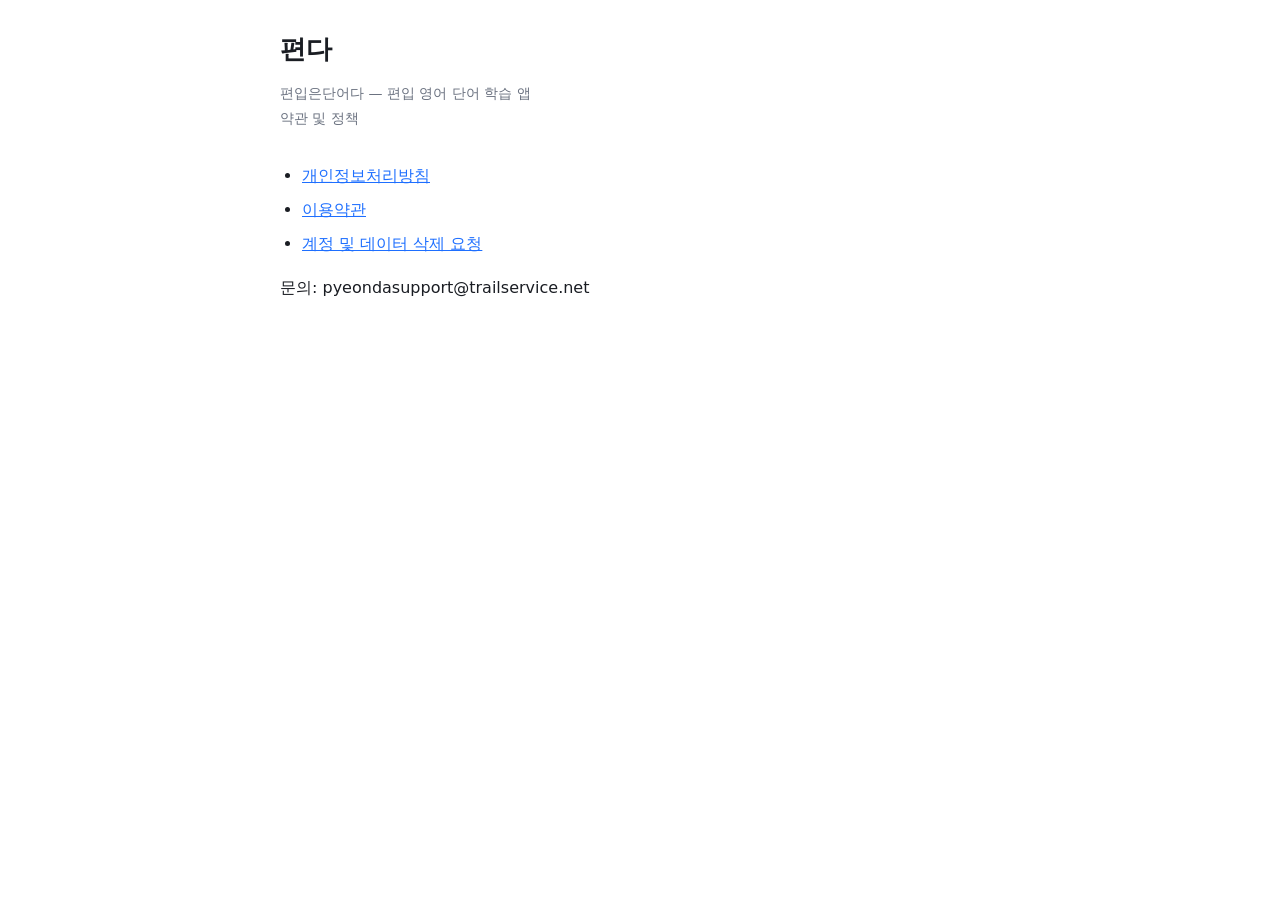
<file: index.html>
<!DOCTYPE html>
<html lang="ko">
<head>
<meta charset="utf-8">
<meta name="viewport" content="width=device-width, initial-scale=1">
<title>편다 — 약관 및 정책</title>
<link rel="stylesheet" href="style.css">
</head>
<body>

<h1>편다</h1>
<p class="meta">편입은단어다 — 편입 영어 단어 학습 앱<br>약관 및 정책</p>

<ul>
  <li><a href="privacy.html">개인정보처리방침</a></li>
  <li><a href="terms.html">이용약관</a></li>
  <li><a href="account-deletion.html">계정 및 데이터 삭제 요청</a></li>
</ul>

<p>문의: pyeondasupport@trailservice.net</p>

</body>
</html>
</file>
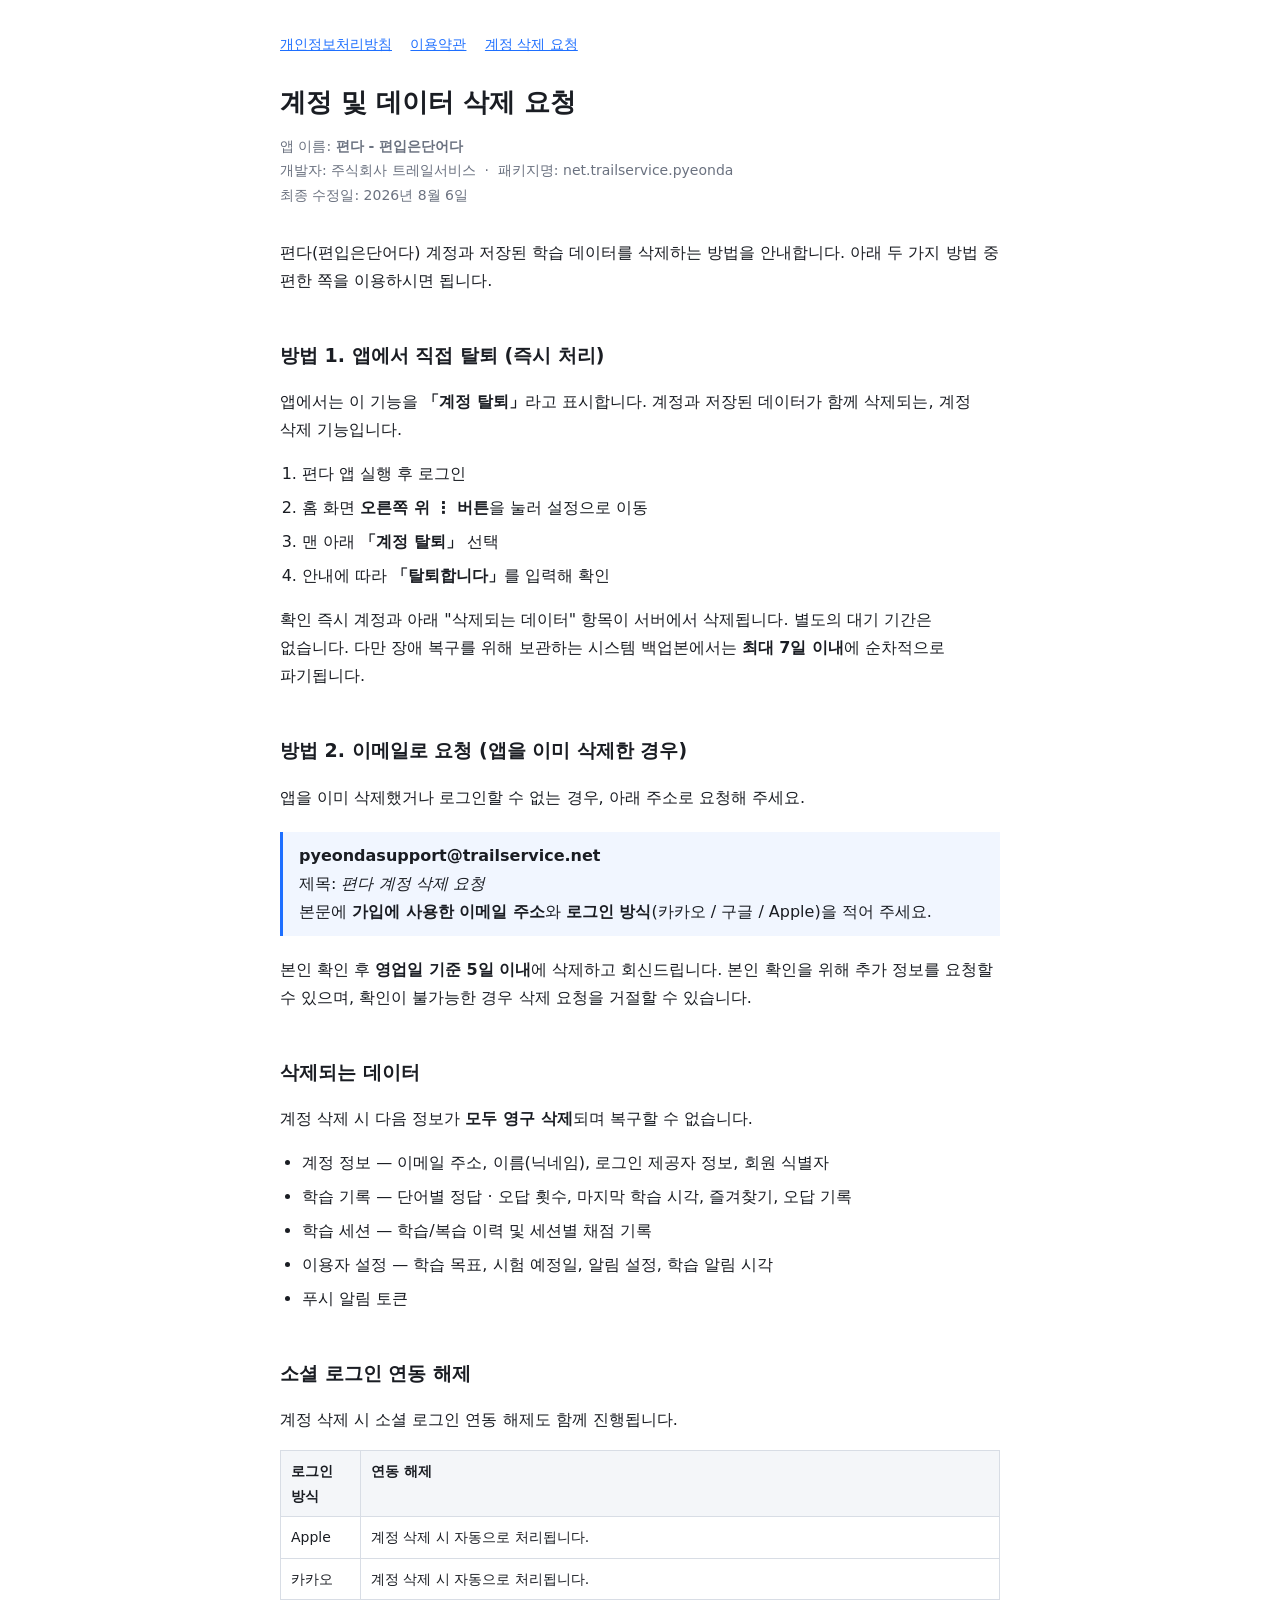
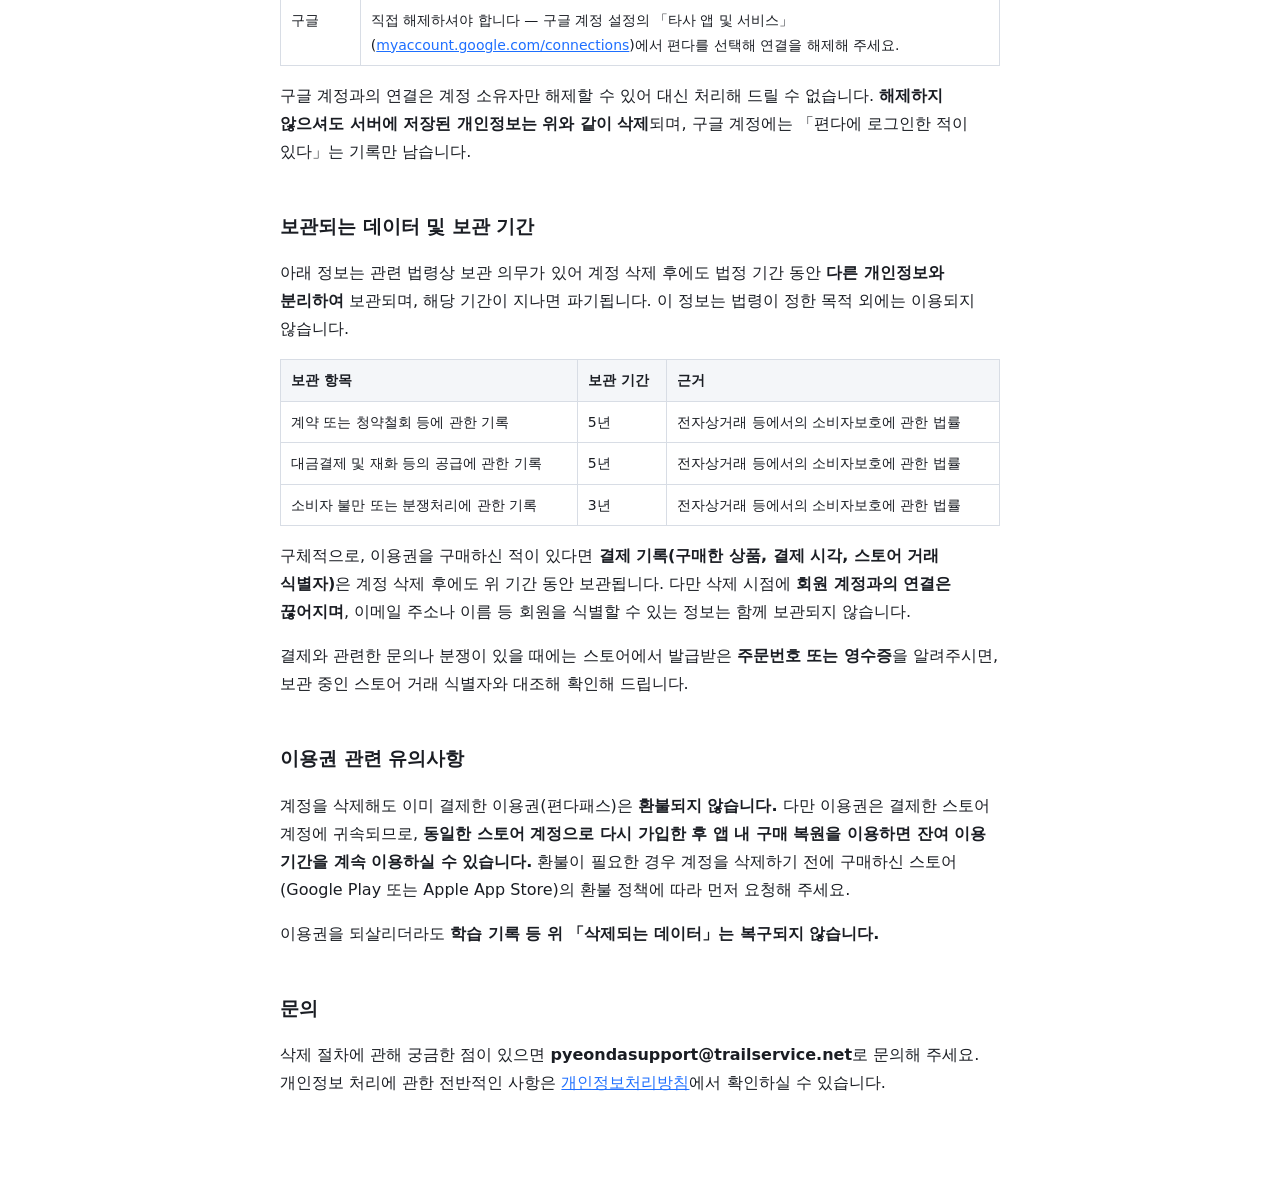
<file: account-deletion.html>
<!DOCTYPE html>
<html lang="ko">
<head>
<meta charset="utf-8">
<meta name="viewport" content="width=device-width, initial-scale=1">
<title>편다 계정 및 데이터 삭제 요청</title>
<link rel="stylesheet" href="style.css">
</head>
<body>

<nav class="nav">
  <a href="privacy.html">개인정보처리방침</a>
  <a href="terms.html">이용약관</a>
  <a href="account-deletion.html">계정 삭제 요청</a>
</nav>

<h1>계정 및 데이터 삭제 요청</h1>
<p class="meta">
  앱 이름: <strong>편다 - 편입은단어다</strong><br>
  개발자: 주식회사 트레일서비스 &nbsp;·&nbsp; 패키지명: net.trailservice.pyeonda<br>
  최종 수정일: 2026년 8월 6일
</p>

<p>
  편다(편입은단어다) 계정과 저장된 학습 데이터를 삭제하는 방법을 안내합니다.
  아래 두 가지 방법 중 편한 쪽을 이용하시면 됩니다.
</p>

<h2>방법 1. 앱에서 직접 탈퇴 (즉시 처리)</h2>
<p>
  앱에서는 이 기능을 <strong>「계정 탈퇴」</strong>라고 표시합니다. 계정과 저장된 데이터가
  함께 삭제되는, 계정 삭제 기능입니다.
</p>
<ol>
  <li>편다 앱 실행 후 로그인</li>
  <li>홈 화면 <strong>오른쪽 위 ⋮ 버튼</strong>을 눌러 설정으로 이동</li>
  <li>맨 아래 <strong>「계정 탈퇴」</strong> 선택</li>
  <li>안내에 따라 <strong>「탈퇴합니다」</strong>를 입력해 확인</li>
</ol>
<p>
  확인 즉시 계정과 아래 "삭제되는 데이터" 항목이 서버에서 삭제됩니다. 별도의 대기 기간은 없습니다.
  다만 장애 복구를 위해 보관하는 시스템 백업본에서는 <strong>최대 7일 이내</strong>에 순차적으로
  파기됩니다.
</p>

<h2>방법 2. 이메일로 요청 (앱을 이미 삭제한 경우)</h2>
<p>
  앱을 이미 삭제했거나 로그인할 수 없는 경우, 아래 주소로 요청해 주세요.
</p>
<div class="callout">
  <strong>pyeondasupport@trailservice.net</strong><br>
  제목: <em>편다 계정 삭제 요청</em><br>
  본문에 <strong>가입에 사용한 이메일 주소</strong>와 <strong>로그인 방식</strong>(카카오 / 구글 / Apple)을 적어 주세요.
</div>
<p>
  본인 확인 후 <strong>영업일 기준 5일 이내</strong>에 삭제하고 회신드립니다.
  본인 확인을 위해 추가 정보를 요청할 수 있으며, 확인이 불가능한 경우 삭제 요청을 거절할 수 있습니다.
</p>

<h2>삭제되는 데이터</h2>
<p>계정 삭제 시 다음 정보가 <strong>모두 영구 삭제</strong>되며 복구할 수 없습니다.</p>
<ul>
  <li>계정 정보 — 이메일 주소, 이름(닉네임), 로그인 제공자 정보, 회원 식별자</li>
  <li>학습 기록 — 단어별 정답 · 오답 횟수, 마지막 학습 시각, 즐겨찾기, 오답 기록</li>
  <li>학습 세션 — 학습/복습 이력 및 세션별 채점 기록</li>
  <li>이용자 설정 — 학습 목표, 시험 예정일, 알림 설정, 학습 알림 시각</li>
  <li>푸시 알림 토큰</li>
</ul>

<h2>소셜 로그인 연동 해제</h2>
<p>계정 삭제 시 소셜 로그인 연동 해제도 함께 진행됩니다.</p>
<table>
  <tr><th>로그인 방식</th><th>연동 해제</th></tr>
  <tr><td>Apple</td><td>계정 삭제 시 자동으로 처리됩니다.</td></tr>
  <tr><td>카카오</td><td>계정 삭제 시 자동으로 처리됩니다.</td></tr>
  <tr>
    <td>구글</td>
    <td>
      직접 해제하셔야 합니다 — 구글 계정 설정의 「타사 앱 및 서비스」
      (<a href="https://myaccount.google.com/connections">myaccount.google.com/connections</a>)에서
      편다를 선택해 연결을 해제해 주세요.
    </td>
  </tr>
</table>
<p>
  구글 계정과의 연결은 계정 소유자만 해제할 수 있어 대신 처리해 드릴 수 없습니다.
  <strong>해제하지 않으셔도 서버에 저장된 개인정보는 위와 같이 삭제</strong>되며,
  구글 계정에는 「편다에 로그인한 적이 있다」는 기록만 남습니다.
</p>

<h2>보관되는 데이터 및 보관 기간</h2>
<p>
  아래 정보는 관련 법령상 보관 의무가 있어 계정 삭제 후에도 법정 기간 동안
  <strong>다른 개인정보와 분리하여</strong> 보관되며, 해당 기간이 지나면 파기됩니다.
  이 정보는 법령이 정한 목적 외에는 이용되지 않습니다.
</p>
<table>
  <tr><th>보관 항목</th><th>보관 기간</th><th>근거</th></tr>
  <tr><td>계약 또는 청약철회 등에 관한 기록</td><td>5년</td><td>전자상거래 등에서의 소비자보호에 관한 법률</td></tr>
  <tr><td>대금결제 및 재화 등의 공급에 관한 기록</td><td>5년</td><td>전자상거래 등에서의 소비자보호에 관한 법률</td></tr>
  <tr><td>소비자 불만 또는 분쟁처리에 관한 기록</td><td>3년</td><td>전자상거래 등에서의 소비자보호에 관한 법률</td></tr>
</table>
<p>
  구체적으로, 이용권을 구매하신 적이 있다면 <strong>결제 기록(구매한 상품, 결제 시각, 스토어 거래 식별자)</strong>은
  계정 삭제 후에도 위 기간 동안 보관됩니다. 다만 삭제 시점에 <strong>회원 계정과의 연결은 끊어지며</strong>,
  이메일 주소나 이름 등 회원을 식별할 수 있는 정보는 함께 보관되지 않습니다.
</p>
<p>
  결제와 관련한 문의나 분쟁이 있을 때에는 스토어에서 발급받은
  <strong>주문번호 또는 영수증</strong>을 알려주시면, 보관 중인 스토어 거래 식별자와 대조해
  확인해 드립니다.
</p>

<h2>이용권 관련 유의사항</h2>
<p>
  계정을 삭제해도 이미 결제한 이용권(편다패스)은 <strong>환불되지 않습니다.</strong>
  다만 이용권은 결제한 스토어 계정에 귀속되므로, <strong>동일한 스토어 계정으로 다시 가입한 후
  앱 내 구매 복원을 이용하면 잔여 이용 기간을 계속 이용하실 수 있습니다.</strong>
  환불이 필요한 경우 계정을 삭제하기 전에 구매하신 스토어(Google Play 또는 Apple App Store)의
  환불 정책에 따라 먼저 요청해 주세요.
</p>
<p>
  이용권을 되살리더라도 <strong>학습 기록 등 위 「삭제되는 데이터」는 복구되지 않습니다.</strong>
</p>

<h2>문의</h2>
<p>
  삭제 절차에 관해 궁금한 점이 있으면 <strong>pyeondasupport@trailservice.net</strong>로 문의해 주세요.
  개인정보 처리에 관한 전반적인 사항은 <a href="privacy.html">개인정보처리방침</a>에서 확인하실 수 있습니다.
</p>

</body>
</html>
</file>
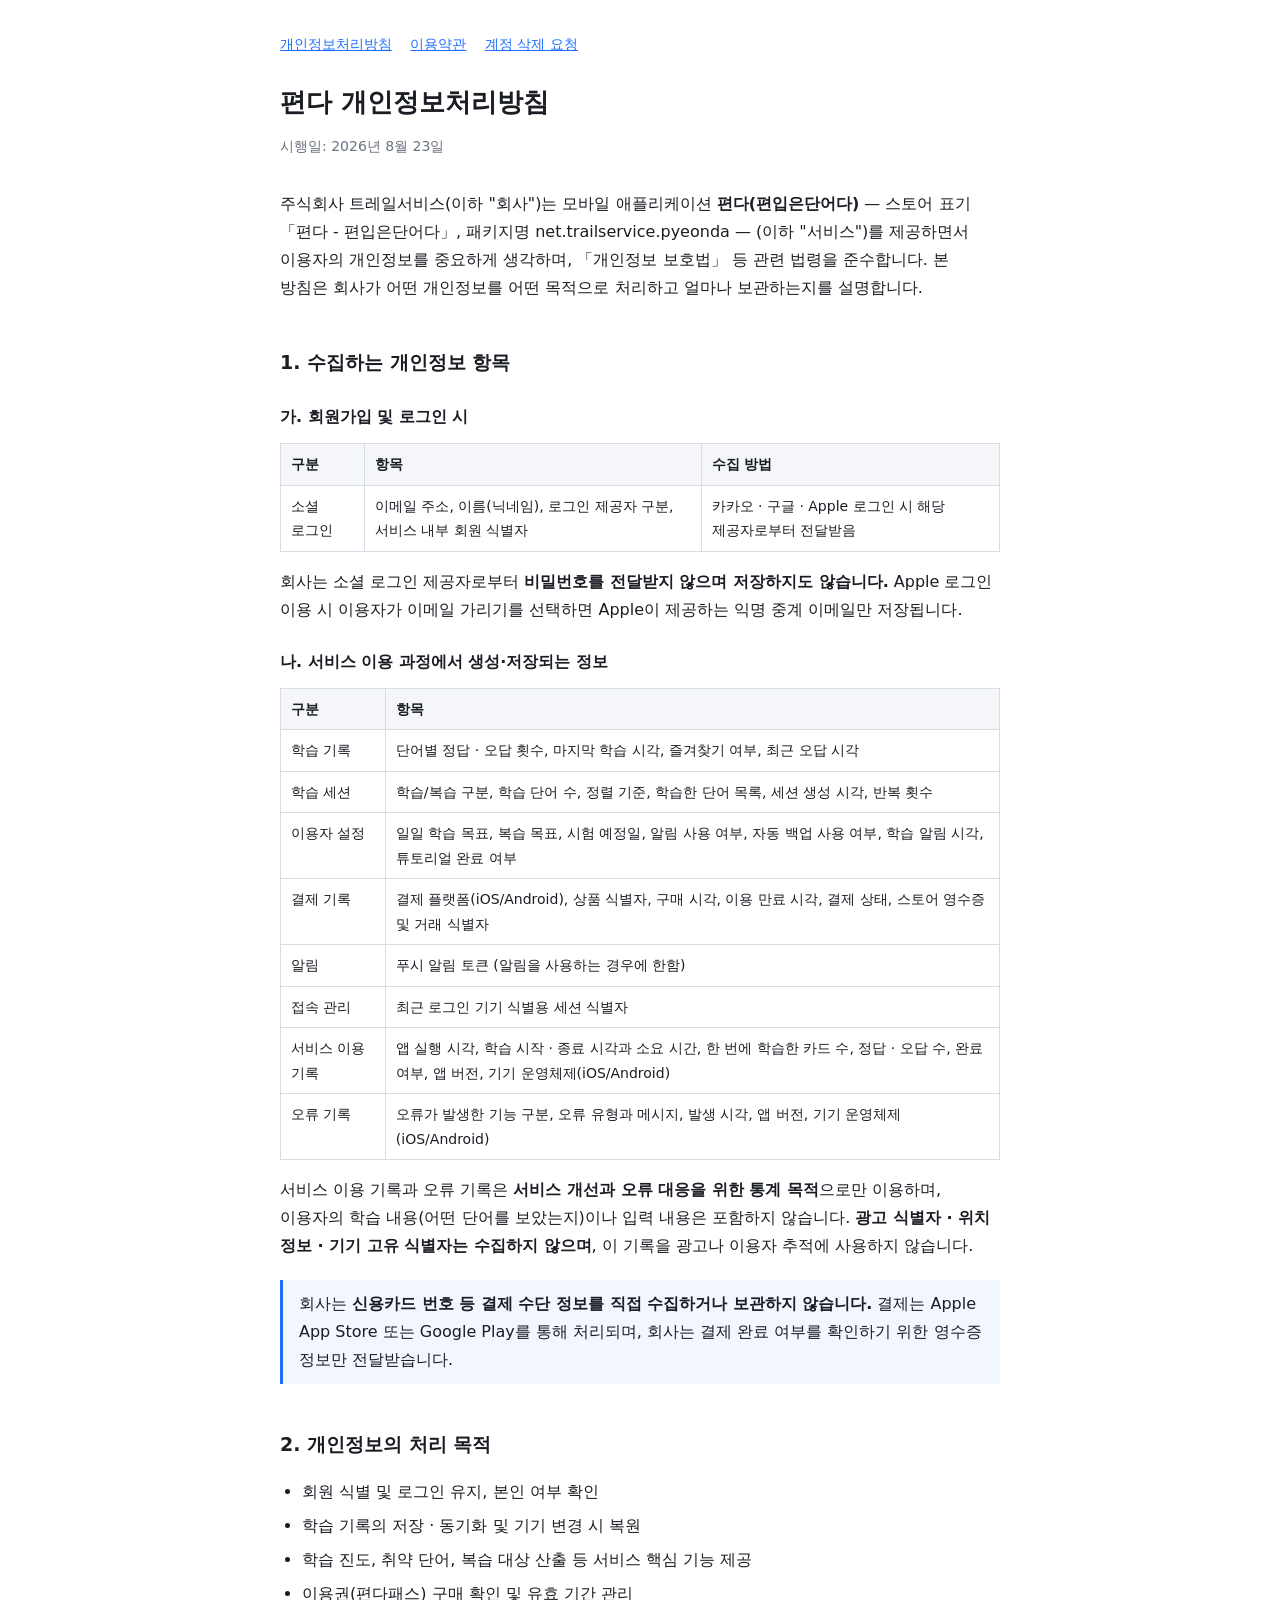
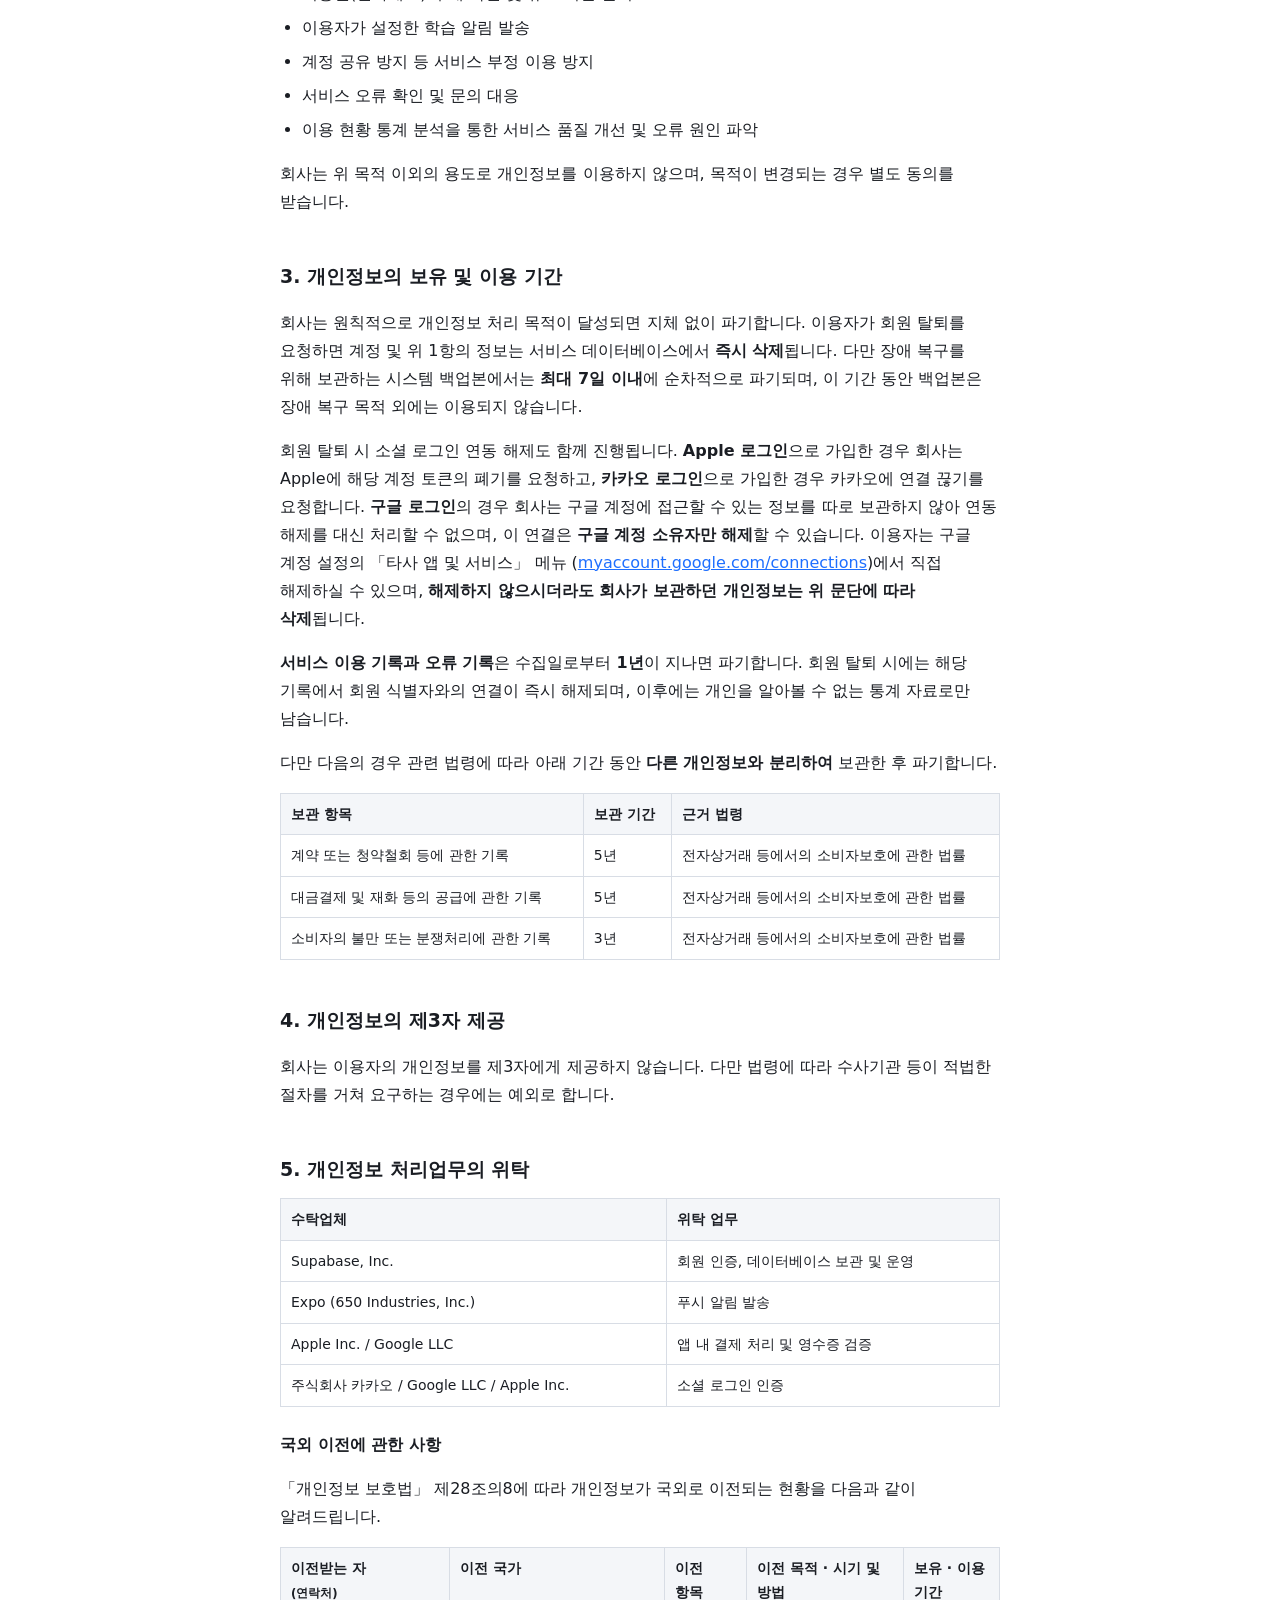
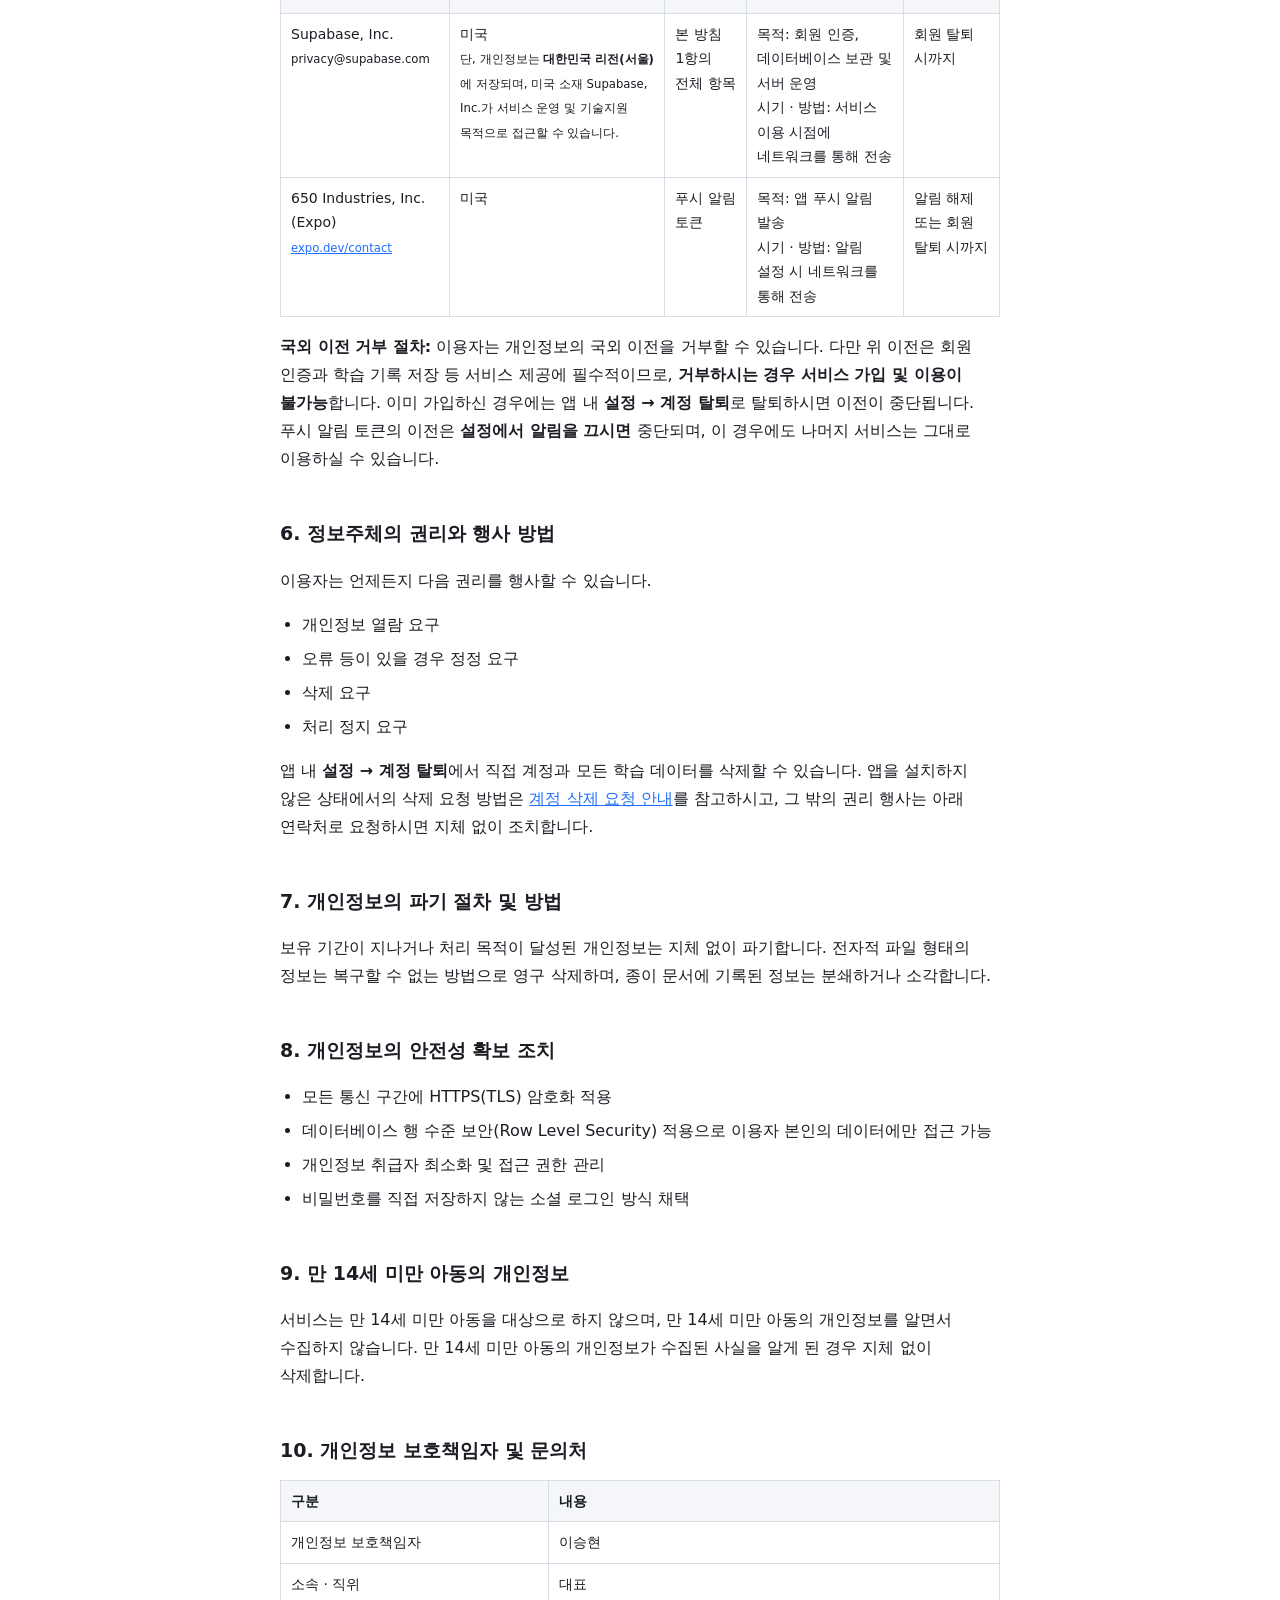
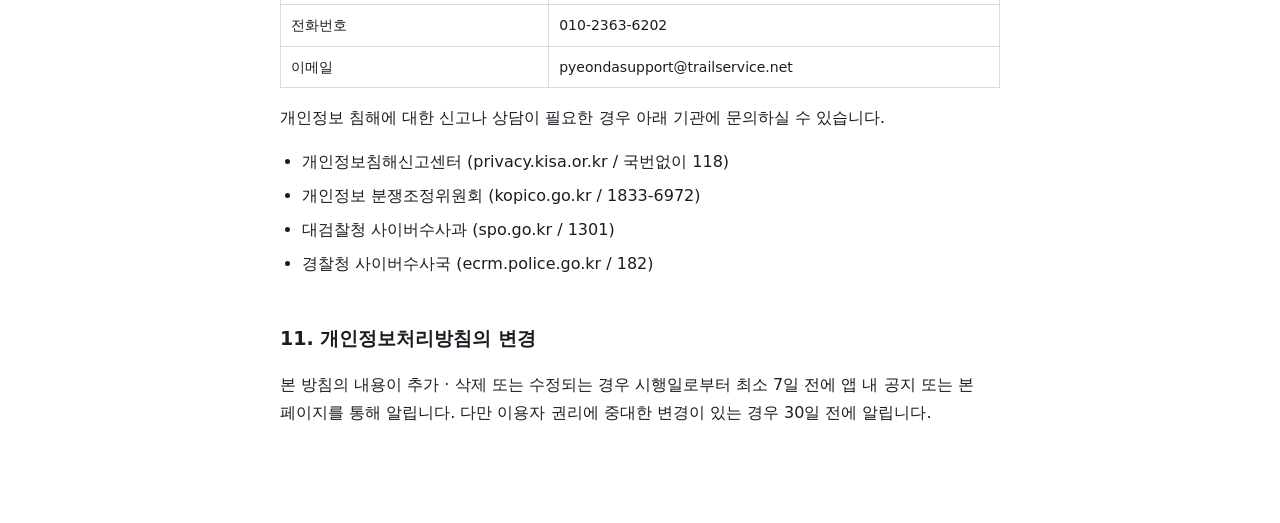
<file: privacy.html>
<!DOCTYPE html>
<html lang="ko">
<head>
<meta charset="utf-8">
<meta name="viewport" content="width=device-width, initial-scale=1">
<title>편다 개인정보처리방침</title>
<link rel="stylesheet" href="style.css">
</head>
<body>

<nav class="nav">
  <a href="privacy.html">개인정보처리방침</a>
  <a href="terms.html">이용약관</a>
  <a href="account-deletion.html">계정 삭제 요청</a>
</nav>

<h1>편다 개인정보처리방침</h1>
<p class="meta">시행일: 2026년 8월 23일</p>

<p>
  주식회사 트레일서비스(이하 "회사")는 모바일 애플리케이션
  <strong>편다(편입은단어다)</strong> — 스토어 표기 「편다 - 편입은단어다」, 패키지명
  net.trailservice.pyeonda — (이하 "서비스")를 제공하면서
  이용자의 개인정보를 중요하게 생각하며, 「개인정보 보호법」 등 관련 법령을 준수합니다.
  본 방침은 회사가 어떤 개인정보를 어떤 목적으로 처리하고 얼마나 보관하는지를 설명합니다.
</p>

<h2>1. 수집하는 개인정보 항목</h2>

<h3>가. 회원가입 및 로그인 시</h3>
<table>
  <tr><th>구분</th><th>항목</th><th>수집 방법</th></tr>
  <tr>
    <td>소셜 로그인</td>
    <td>이메일 주소, 이름(닉네임), 로그인 제공자 구분, 서비스 내부 회원 식별자</td>
    <td>카카오 · 구글 · Apple 로그인 시 해당 제공자로부터 전달받음</td>
  </tr>
</table>
<p>
  회사는 소셜 로그인 제공자로부터 <strong>비밀번호를 전달받지 않으며 저장하지도 않습니다.</strong>
  Apple 로그인 이용 시 이용자가 이메일 가리기를 선택하면 Apple이 제공하는 익명 중계 이메일만 저장됩니다.
</p>

<h3>나. 서비스 이용 과정에서 생성·저장되는 정보</h3>
<table>
  <tr><th>구분</th><th>항목</th></tr>
  <tr>
    <td>학습 기록</td>
    <td>단어별 정답 · 오답 횟수, 마지막 학습 시각, 즐겨찾기 여부, 최근 오답 시각</td>
  </tr>
  <tr>
    <td>학습 세션</td>
    <td>학습/복습 구분, 학습 단어 수, 정렬 기준, 학습한 단어 목록, 세션 생성 시각, 반복 횟수</td>
  </tr>
  <tr>
    <td>이용자 설정</td>
    <td>일일 학습 목표, 복습 목표, 시험 예정일, 알림 사용 여부, 자동 백업 사용 여부,
        학습 알림 시각, 튜토리얼 완료 여부</td>
  </tr>
  <tr>
    <td>결제 기록</td>
    <td>결제 플랫폼(iOS/Android), 상품 식별자, 구매 시각, 이용 만료 시각, 결제 상태,
        스토어 영수증 및 거래 식별자</td>
  </tr>
  <tr>
    <td>알림</td>
    <td>푸시 알림 토큰 (알림을 사용하는 경우에 한함)</td>
  </tr>
  <tr>
    <td>접속 관리</td>
    <td>최근 로그인 기기 식별용 세션 식별자</td>
  </tr>
  <tr>
    <td>서비스 이용 기록</td>
    <td>앱 실행 시각, 학습 시작 · 종료 시각과 소요 시간, 한 번에 학습한 카드 수,
        정답 · 오답 수, 완료 여부, 앱 버전, 기기 운영체제(iOS/Android)</td>
  </tr>
  <tr>
    <td>오류 기록</td>
    <td>오류가 발생한 기능 구분, 오류 유형과 메시지, 발생 시각, 앱 버전,
        기기 운영체제(iOS/Android)</td>
  </tr>
</table>
<p>
  서비스 이용 기록과 오류 기록은 <strong>서비스 개선과 오류 대응을 위한 통계 목적</strong>으로만
  이용하며, 이용자의 학습 내용(어떤 단어를 보았는지)이나 입력 내용은 포함하지 않습니다.
  <strong>광고 식별자 · 위치 정보 · 기기 고유 식별자는 수집하지 않으며</strong>, 이 기록을
  광고나 이용자 추적에 사용하지 않습니다.
</p>

<div class="callout">
  회사는 <strong>신용카드 번호 등 결제 수단 정보를 직접 수집하거나 보관하지 않습니다.</strong>
  결제는 Apple App Store 또는 Google Play를 통해 처리되며, 회사는 결제 완료 여부를 확인하기 위한
  영수증 정보만 전달받습니다.
</div>

<h2>2. 개인정보의 처리 목적</h2>
<ul>
  <li>회원 식별 및 로그인 유지, 본인 여부 확인</li>
  <li>학습 기록의 저장 · 동기화 및 기기 변경 시 복원</li>
  <li>학습 진도, 취약 단어, 복습 대상 산출 등 서비스 핵심 기능 제공</li>
  <li>이용권(편다패스) 구매 확인 및 유효 기간 관리</li>
  <li>이용자가 설정한 학습 알림 발송</li>
  <li>계정 공유 방지 등 서비스 부정 이용 방지</li>
  <li>서비스 오류 확인 및 문의 대응</li>
  <li>이용 현황 통계 분석을 통한 서비스 품질 개선 및 오류 원인 파악</li>
</ul>
<p>회사는 위 목적 이외의 용도로 개인정보를 이용하지 않으며, 목적이 변경되는 경우 별도 동의를 받습니다.</p>

<h2>3. 개인정보의 보유 및 이용 기간</h2>
<p>
  회사는 원칙적으로 개인정보 처리 목적이 달성되면 지체 없이 파기합니다.
  이용자가 회원 탈퇴를 요청하면 계정 및 위 1항의 정보는 서비스 데이터베이스에서
  <strong>즉시 삭제</strong>됩니다. 다만 장애 복구를 위해 보관하는 시스템 백업본에서는
  <strong>최대 7일 이내</strong>에 순차적으로 파기되며, 이 기간 동안 백업본은 장애 복구
  목적 외에는 이용되지 않습니다.
</p>
<p>
  회원 탈퇴 시 소셜 로그인 연동 해제도 함께 진행됩니다.
  <strong>Apple 로그인</strong>으로 가입한 경우 회사는 Apple에 해당 계정 토큰의 폐기를 요청하고,
  <strong>카카오 로그인</strong>으로 가입한 경우 카카오에 연결 끊기를 요청합니다.
  <strong>구글 로그인</strong>의 경우 회사는 구글 계정에 접근할 수 있는 정보를 따로 보관하지
  않아 연동 해제를 대신 처리할 수 없으며, 이 연결은 <strong>구글 계정 소유자만 해제</strong>할 수
  있습니다. 이용자는 구글 계정 설정의 「타사 앱 및 서비스」 메뉴
  (<a href="https://myaccount.google.com/connections">myaccount.google.com/connections</a>)에서
  직접 해제하실 수 있으며, <strong>해제하지 않으시더라도 회사가 보관하던 개인정보는 위 문단에
  따라 삭제</strong>됩니다.
</p>
<p>
  <strong>서비스 이용 기록과 오류 기록</strong>은 수집일로부터 <strong>1년</strong>이 지나면
  파기합니다. 회원 탈퇴 시에는 해당 기록에서 회원 식별자와의 연결이 즉시 해제되며, 이후에는
  개인을 알아볼 수 없는 통계 자료로만 남습니다.
</p>
<p>
  다만 다음의 경우 관련 법령에 따라 아래 기간 동안 <strong>다른 개인정보와 분리하여</strong>
  보관한 후 파기합니다.
</p>
<table>
  <tr><th>보관 항목</th><th>보관 기간</th><th>근거 법령</th></tr>
  <tr><td>계약 또는 청약철회 등에 관한 기록</td><td>5년</td><td>전자상거래 등에서의 소비자보호에 관한 법률</td></tr>
  <tr><td>대금결제 및 재화 등의 공급에 관한 기록</td><td>5년</td><td>전자상거래 등에서의 소비자보호에 관한 법률</td></tr>
  <tr><td>소비자의 불만 또는 분쟁처리에 관한 기록</td><td>3년</td><td>전자상거래 등에서의 소비자보호에 관한 법률</td></tr>
</table>

<h2>4. 개인정보의 제3자 제공</h2>
<p>
  회사는 이용자의 개인정보를 제3자에게 제공하지 않습니다.
  다만 법령에 따라 수사기관 등이 적법한 절차를 거쳐 요구하는 경우에는 예외로 합니다.
</p>

<h2>5. 개인정보 처리업무의 위탁</h2>
<table>
  <tr><th>수탁업체</th><th>위탁 업무</th></tr>
  <tr><td>Supabase, Inc.</td><td>회원 인증, 데이터베이스 보관 및 운영</td></tr>
  <tr><td>Expo (650 Industries, Inc.)</td><td>푸시 알림 발송</td></tr>
  <tr><td>Apple Inc. / Google LLC</td><td>앱 내 결제 처리 및 영수증 검증</td></tr>
  <tr><td>주식회사 카카오 / Google LLC / Apple Inc.</td><td>소셜 로그인 인증</td></tr>
</table>

<h3>국외 이전에 관한 사항</h3>
<p>
  「개인정보 보호법」 제28조의8에 따라 개인정보가 국외로 이전되는 현황을 다음과 같이 알려드립니다.
</p>
<table>
  <tr>
    <th>이전받는 자<br><small>(연락처)</small></th>
    <th>이전 국가</th>
    <th>이전 항목</th>
    <th>이전 목적 · 시기 및 방법</th>
    <th>보유 · 이용 기간</th>
  </tr>
  <tr>
    <td>
      Supabase, Inc.<br>
      <small>privacy@supabase.com</small>
    </td>
    <td>
      미국<br>
      <small>단, 개인정보는 <strong>대한민국 리전(서울)</strong>에 저장되며,
      미국 소재 Supabase, Inc.가 서비스 운영 및 기술지원 목적으로 접근할 수 있습니다.</small>
    </td>
    <td>본 방침 1항의 전체 항목</td>
    <td>
      목적: 회원 인증, 데이터베이스 보관 및 서버 운영<br>
      시기 · 방법: 서비스 이용 시점에 네트워크를 통해 전송
    </td>
    <td>회원 탈퇴 시까지</td>
  </tr>
  <tr>
    <td>
      650 Industries, Inc. (Expo)<br>
      <small><a href="https://expo.dev/contact">expo.dev/contact</a></small>
    </td>
    <td>미국</td>
    <td>푸시 알림 토큰</td>
    <td>
      목적: 앱 푸시 알림 발송<br>
      시기 · 방법: 알림 설정 시 네트워크를 통해 전송
    </td>
    <td>알림 해제 또는 회원 탈퇴 시까지</td>
  </tr>
</table>
<p>
  <strong>국외 이전 거부 절차:</strong> 이용자는 개인정보의 국외 이전을 거부할 수 있습니다.
  다만 위 이전은 회원 인증과 학습 기록 저장 등 서비스 제공에 필수적이므로,
  <strong>거부하시는 경우 서비스 가입 및 이용이 불가능</strong>합니다. 이미 가입하신 경우에는
  앱 내 <strong>설정 → 계정 탈퇴</strong>로 탈퇴하시면 이전이 중단됩니다. 푸시 알림 토큰의
  이전은 <strong>설정에서 알림을 끄시면</strong> 중단되며, 이 경우에도 나머지 서비스는
  그대로 이용하실 수 있습니다.
</p>

<h2>6. 정보주체의 권리와 행사 방법</h2>
<p>이용자는 언제든지 다음 권리를 행사할 수 있습니다.</p>
<ul>
  <li>개인정보 열람 요구</li>
  <li>오류 등이 있을 경우 정정 요구</li>
  <li>삭제 요구</li>
  <li>처리 정지 요구</li>
</ul>
<p>
  앱 내 <strong>설정 → 계정 탈퇴</strong>에서 직접 계정과 모든 학습 데이터를 삭제할 수 있습니다.
  앱을 설치하지 않은 상태에서의 삭제 요청 방법은
  <a href="account-deletion.html">계정 삭제 요청 안내</a>를 참고하시고,
  그 밖의 권리 행사는 아래 연락처로 요청하시면 지체 없이 조치합니다.
</p>

<h2>7. 개인정보의 파기 절차 및 방법</h2>
<p>
  보유 기간이 지나거나 처리 목적이 달성된 개인정보는 지체 없이 파기합니다.
  전자적 파일 형태의 정보는 복구할 수 없는 방법으로 영구 삭제하며,
  종이 문서에 기록된 정보는 분쇄하거나 소각합니다.
</p>

<h2>8. 개인정보의 안전성 확보 조치</h2>
<ul>
  <li>모든 통신 구간에 HTTPS(TLS) 암호화 적용</li>
  <li>데이터베이스 행 수준 보안(Row Level Security) 적용으로 이용자 본인의 데이터에만 접근 가능</li>
  <li>개인정보 취급자 최소화 및 접근 권한 관리</li>
  <li>비밀번호를 직접 저장하지 않는 소셜 로그인 방식 채택</li>
</ul>

<h2>9. 만 14세 미만 아동의 개인정보</h2>
<p>
  서비스는 만 14세 미만 아동을 대상으로 하지 않으며, 만 14세 미만 아동의 개인정보를 알면서 수집하지 않습니다.
  만 14세 미만 아동의 개인정보가 수집된 사실을 알게 된 경우 지체 없이 삭제합니다.
</p>

<h2>10. 개인정보 보호책임자 및 문의처</h2>
<table>
  <tr><th>구분</th><th>내용</th></tr>
  <tr><td>개인정보 보호책임자</td><td>이승현</td></tr>
  <tr><td>소속 · 직위</td><td>대표</td></tr>
  <tr><td>전화번호</td><td>010-2363-6202</td></tr>
  <tr><td>이메일</td><td>pyeondasupport@trailservice.net</td></tr>
</table>
<p>
  개인정보 침해에 대한 신고나 상담이 필요한 경우 아래 기관에 문의하실 수 있습니다.
</p>
<ul>
  <li>개인정보침해신고센터 (privacy.kisa.or.kr / 국번없이 118)</li>
  <li>개인정보 분쟁조정위원회 (kopico.go.kr / 1833-6972)</li>
  <li>대검찰청 사이버수사과 (spo.go.kr / 1301)</li>
  <li>경찰청 사이버수사국 (ecrm.police.go.kr / 182)</li>
</ul>

<h2>11. 개인정보처리방침의 변경</h2>
<p>
  본 방침의 내용이 추가 · 삭제 또는 수정되는 경우 시행일로부터 최소 7일 전에 앱 내 공지 또는
  본 페이지를 통해 알립니다. 다만 이용자 권리에 중대한 변경이 있는 경우 30일 전에 알립니다.
</p>

</body>
</html>
</file>
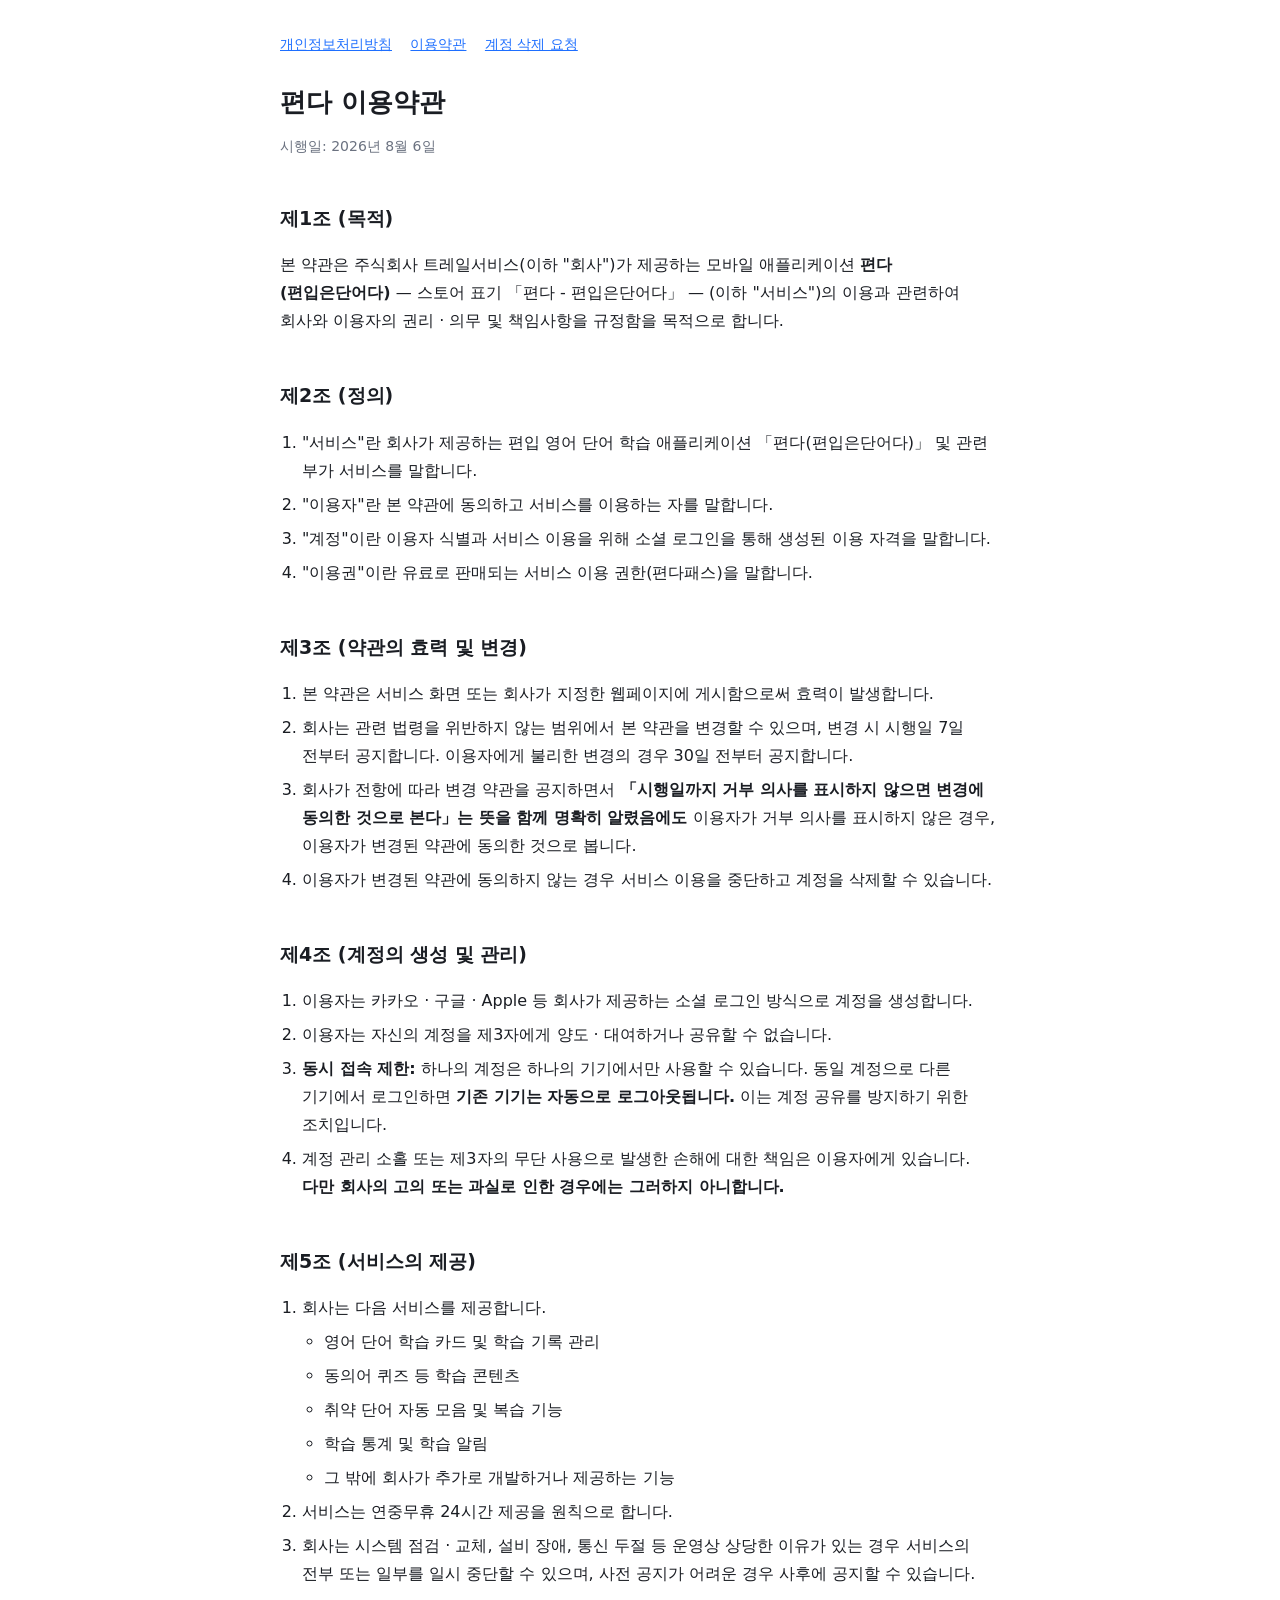
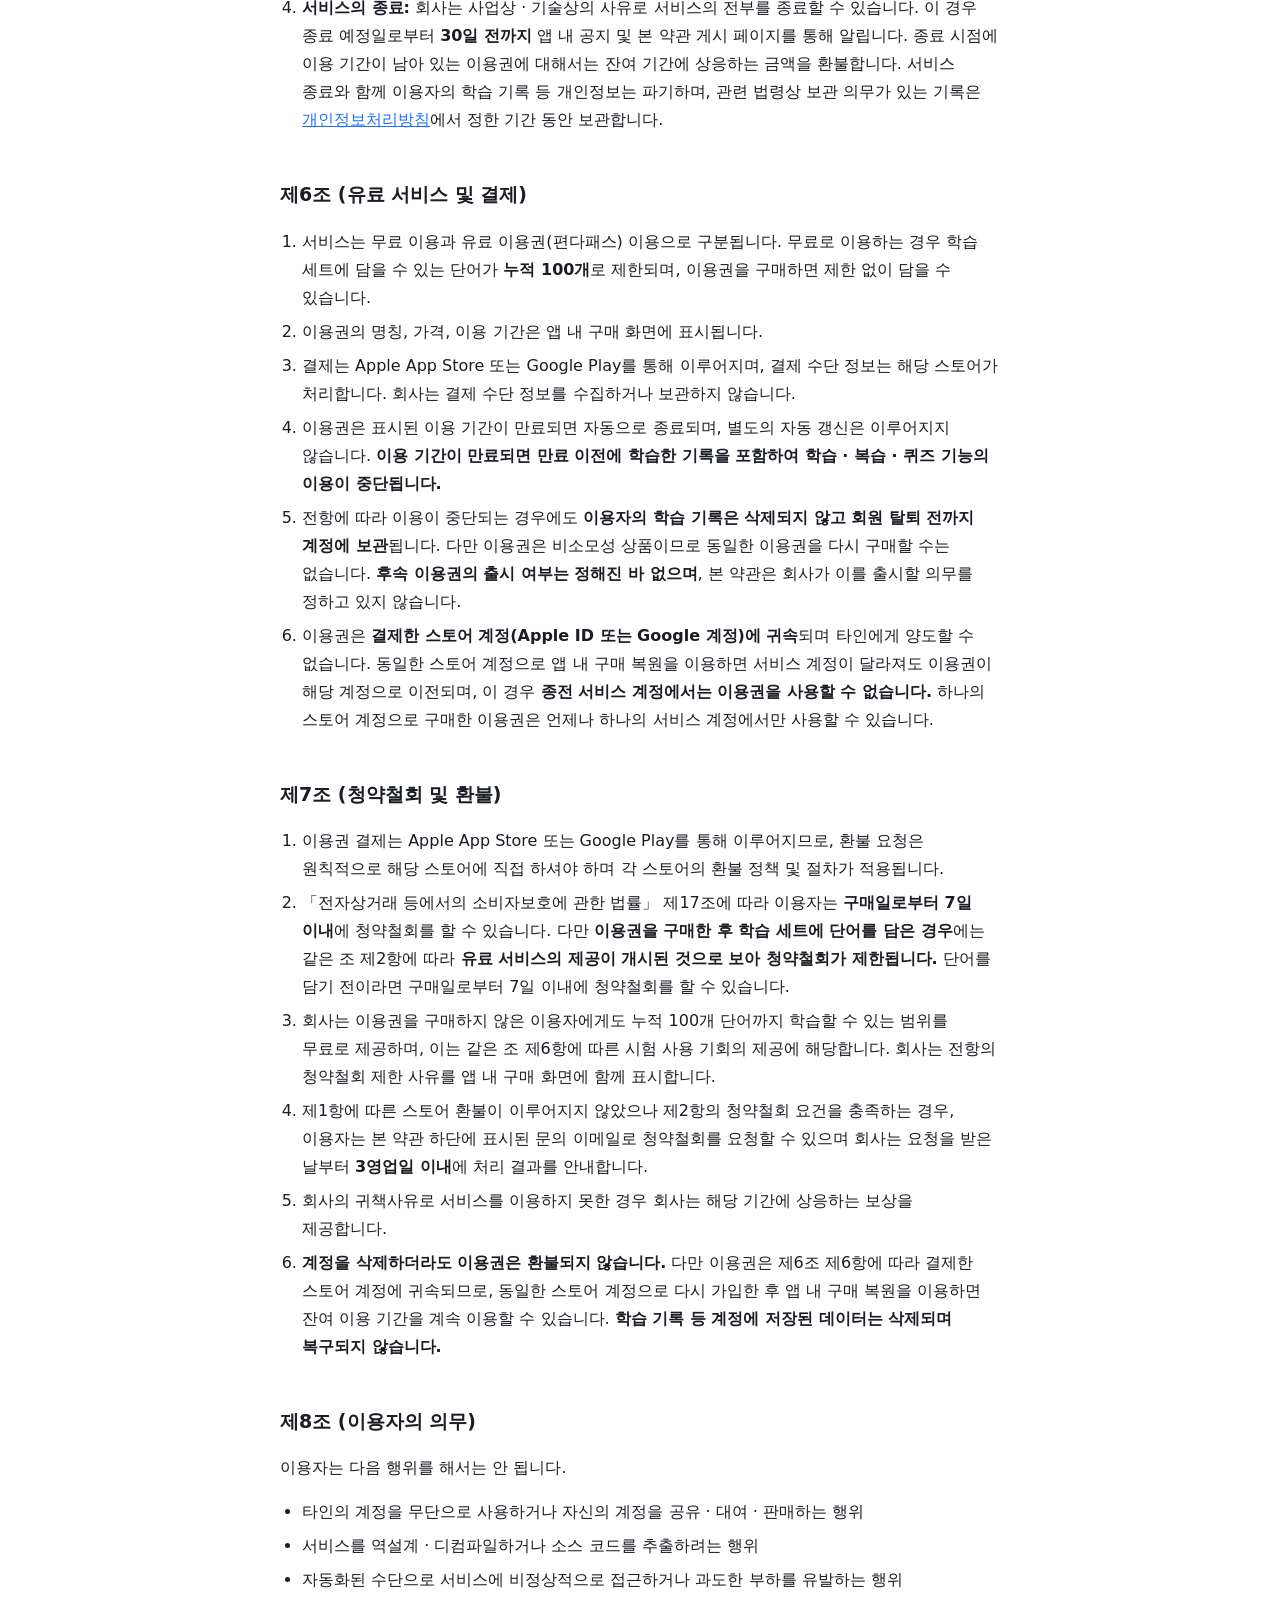
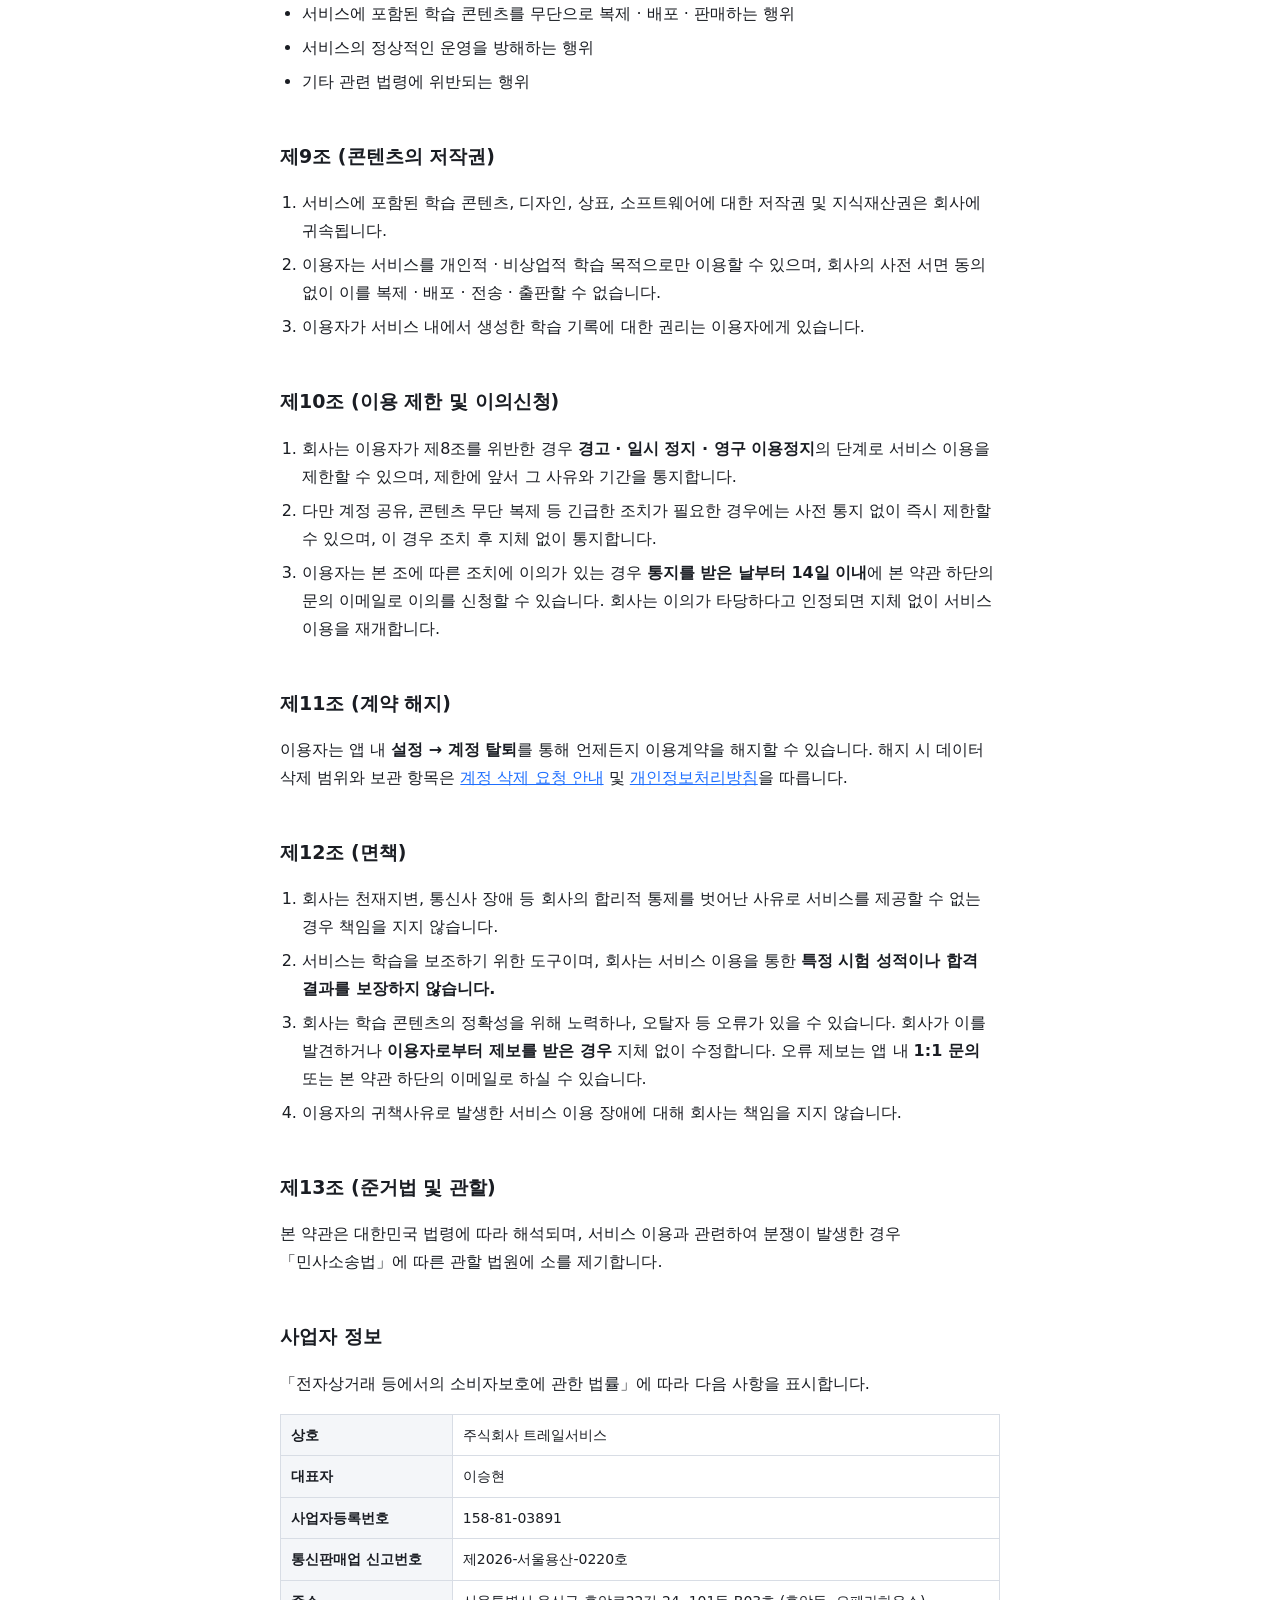
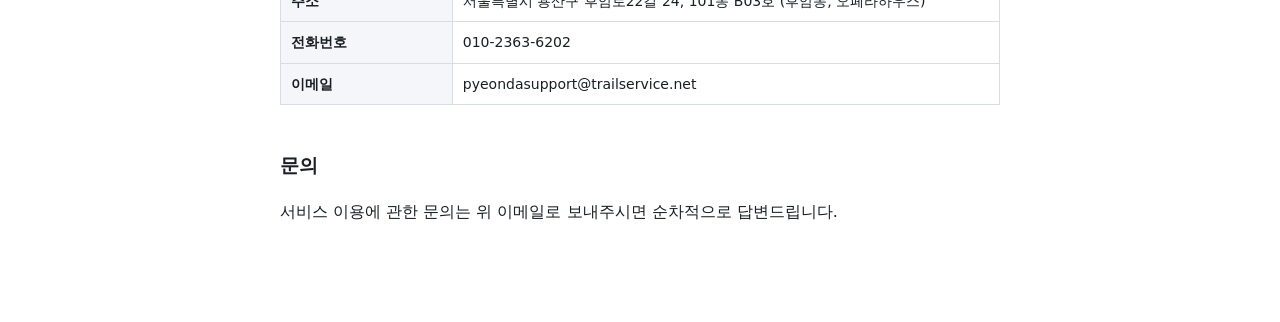
<file: terms.html>
<!DOCTYPE html>
<html lang="ko">
<head>
<meta charset="utf-8">
<meta name="viewport" content="width=device-width, initial-scale=1">
<title>편다 이용약관</title>
<link rel="stylesheet" href="style.css">
</head>
<body>

<nav class="nav">
  <a href="privacy.html">개인정보처리방침</a>
  <a href="terms.html">이용약관</a>
  <a href="account-deletion.html">계정 삭제 요청</a>
</nav>

<h1>편다 이용약관</h1>
<p class="meta">시행일: 2026년 8월 6일</p>

<h2>제1조 (목적)</h2>
<p>
  본 약관은 주식회사 트레일서비스(이하 "회사")가 제공하는 모바일 애플리케이션
  <strong>편다(편입은단어다)</strong> — 스토어 표기 「편다 - 편입은단어다」 —
  (이하 "서비스")의 이용과 관련하여 회사와 이용자의 권리 · 의무 및 책임사항을 규정함을 목적으로 합니다.
</p>

<h2>제2조 (정의)</h2>
<ol>
  <li>"서비스"란 회사가 제공하는 편입 영어 단어 학습 애플리케이션 「편다(편입은단어다)」 및 관련 부가 서비스를 말합니다.</li>
  <li>"이용자"란 본 약관에 동의하고 서비스를 이용하는 자를 말합니다.</li>
  <li>"계정"이란 이용자 식별과 서비스 이용을 위해 소셜 로그인을 통해 생성된 이용 자격을 말합니다.</li>
  <li>"이용권"이란 유료로 판매되는 서비스 이용 권한(편다패스)을 말합니다.</li>
</ol>

<h2>제3조 (약관의 효력 및 변경)</h2>
<ol>
  <li>본 약관은 서비스 화면 또는 회사가 지정한 웹페이지에 게시함으로써 효력이 발생합니다.</li>
  <li>
    회사는 관련 법령을 위반하지 않는 범위에서 본 약관을 변경할 수 있으며, 변경 시 시행일 7일 전부터
    공지합니다. 이용자에게 불리한 변경의 경우 30일 전부터 공지합니다.
  </li>
  <li>
    회사가 전항에 따라 변경 약관을 공지하면서 <strong>「시행일까지 거부 의사를 표시하지 않으면
    변경에 동의한 것으로 본다」는 뜻을 함께 명확히 알렸음에도</strong> 이용자가 거부 의사를
    표시하지 않은 경우, 이용자가 변경된 약관에 동의한 것으로 봅니다.
  </li>
  <li>
    이용자가 변경된 약관에 동의하지 않는 경우 서비스 이용을 중단하고 계정을 삭제할 수 있습니다.
  </li>
</ol>

<h2>제4조 (계정의 생성 및 관리)</h2>
<ol>
  <li>이용자는 카카오 · 구글 · Apple 등 회사가 제공하는 소셜 로그인 방식으로 계정을 생성합니다.</li>
  <li>이용자는 자신의 계정을 제3자에게 양도 · 대여하거나 공유할 수 없습니다.</li>
  <li>
    <strong>동시 접속 제한:</strong> 하나의 계정은 하나의 기기에서만 사용할 수 있습니다.
    동일 계정으로 다른 기기에서 로그인하면 <strong>기존 기기는 자동으로 로그아웃됩니다.</strong>
    이는 계정 공유를 방지하기 위한 조치입니다.
  </li>
  <li>
    계정 관리 소홀 또는 제3자의 무단 사용으로 발생한 손해에 대한 책임은 이용자에게 있습니다.
    <strong>다만 회사의 고의 또는 과실로 인한 경우에는 그러하지 아니합니다.</strong>
  </li>
</ol>

<h2>제5조 (서비스의 제공)</h2>
<ol>
  <li>회사는 다음 서비스를 제공합니다.
    <ul>
      <li>영어 단어 학습 카드 및 학습 기록 관리</li>
      <li>동의어 퀴즈 등 학습 콘텐츠</li>
      <li>취약 단어 자동 모음 및 복습 기능</li>
      <li>학습 통계 및 학습 알림</li>
      <li>그 밖에 회사가 추가로 개발하거나 제공하는 기능</li>
    </ul>
  </li>
  <li>서비스는 연중무휴 24시간 제공을 원칙으로 합니다.</li>
  <li>
    회사는 시스템 점검 · 교체, 설비 장애, 통신 두절 등 운영상 상당한 이유가 있는 경우
    서비스의 전부 또는 일부를 일시 중단할 수 있으며, 사전 공지가 어려운 경우 사후에 공지할 수 있습니다.
  </li>
  <li>
    <strong>서비스의 종료:</strong> 회사는 사업상 · 기술상의 사유로 서비스의 전부를 종료할 수 있습니다.
    이 경우 종료 예정일로부터 <strong>30일 전까지</strong> 앱 내 공지 및 본 약관 게시 페이지를 통해
    알립니다. 종료 시점에 이용 기간이 남아 있는 이용권에 대해서는 잔여 기간에 상응하는 금액을
    환불합니다. 서비스 종료와 함께 이용자의 학습 기록 등 개인정보는 파기하며, 관련 법령상 보관
    의무가 있는 기록은 <a href="privacy.html">개인정보처리방침</a>에서 정한 기간 동안 보관합니다.
  </li>
</ol>

<h2>제6조 (유료 서비스 및 결제)</h2>
<ol>
  <li>
    서비스는 무료 이용과 유료 이용권(편다패스) 이용으로 구분됩니다.
    무료로 이용하는 경우 학습 세트에 담을 수 있는 단어가 <strong>누적 100개</strong>로 제한되며,
    이용권을 구매하면 제한 없이 담을 수 있습니다.
  </li>
  <li>이용권의 명칭, 가격, 이용 기간은 앱 내 구매 화면에 표시됩니다.</li>
  <li>
    결제는 Apple App Store 또는 Google Play를 통해 이루어지며, 결제 수단 정보는 해당 스토어가 처리합니다.
    회사는 결제 수단 정보를 수집하거나 보관하지 않습니다.
  </li>
  <li>
    이용권은 표시된 이용 기간이 만료되면 자동으로 종료되며, 별도의 자동 갱신은 이루어지지 않습니다.
    <strong>이용 기간이 만료되면 만료 이전에 학습한 기록을 포함하여 학습 · 복습 · 퀴즈 기능의 이용이
    중단됩니다.</strong>
  </li>
  <li>
    전항에 따라 이용이 중단되는 경우에도 <strong>이용자의 학습 기록은 삭제되지 않고 회원 탈퇴
    전까지 계정에 보관</strong>됩니다. 다만 이용권은 비소모성 상품이므로 동일한 이용권을 다시
    구매할 수는 없습니다. <strong>후속 이용권의 출시 여부는 정해진 바 없으며</strong>, 본 약관은
    회사가 이를 출시할 의무를 정하고 있지 않습니다.
  </li>
  <li>
    이용권은 <strong>결제한 스토어 계정(Apple ID 또는 Google 계정)에 귀속</strong>되며 타인에게
    양도할 수 없습니다. 동일한 스토어 계정으로 앱 내 구매 복원을 이용하면 서비스 계정이 달라져도
    이용권이 해당 계정으로 이전되며, 이 경우 <strong>종전 서비스 계정에서는 이용권을 사용할 수
    없습니다.</strong> 하나의 스토어 계정으로 구매한 이용권은 언제나 하나의 서비스 계정에서만
    사용할 수 있습니다.
  </li>
</ol>

<h2>제7조 (청약철회 및 환불)</h2>
<ol>
  <li>
    이용권 결제는 Apple App Store 또는 Google Play를 통해 이루어지므로, 환불 요청은 원칙적으로
    해당 스토어에 직접 하셔야 하며 각 스토어의 환불 정책 및 절차가 적용됩니다.
  </li>
  <li>
    「전자상거래 등에서의 소비자보호에 관한 법률」 제17조에 따라 이용자는 <strong>구매일로부터
    7일 이내</strong>에 청약철회를 할 수 있습니다. 다만 <strong>이용권을 구매한 후 학습 세트에
    단어를 담은 경우</strong>에는 같은 조 제2항에 따라 <strong>유료 서비스의 제공이 개시된
    것으로 보아 청약철회가 제한됩니다.</strong> 단어를 담기 전이라면 구매일로부터 7일 이내에
    청약철회를 할 수 있습니다.
  </li>
  <li>
    회사는 이용권을 구매하지 않은 이용자에게도 누적 100개 단어까지 학습할 수 있는 범위를
    무료로 제공하며, 이는 같은 조 제6항에 따른 시험 사용 기회의 제공에 해당합니다.
    회사는 전항의 청약철회 제한 사유를 앱 내 구매 화면에 함께 표시합니다.
  </li>
  <li>
    제1항에 따른 스토어 환불이 이루어지지 않았으나 제2항의 청약철회 요건을 충족하는 경우,
    이용자는 본 약관 하단에 표시된 문의 이메일로 청약철회를 요청할 수 있으며 회사는 요청을
    받은 날부터 <strong>3영업일 이내</strong>에 처리 결과를 안내합니다.
  </li>
  <li>회사의 귀책사유로 서비스를 이용하지 못한 경우 회사는 해당 기간에 상응하는 보상을 제공합니다.</li>
  <li>
    <strong>계정을 삭제하더라도 이용권은 환불되지 않습니다.</strong>
    다만 이용권은 제6조 제6항에 따라 결제한 스토어 계정에 귀속되므로, 동일한 스토어 계정으로
    다시 가입한 후 앱 내 구매 복원을 이용하면 잔여 이용 기간을 계속 이용할 수 있습니다.
    <strong>학습 기록 등 계정에 저장된 데이터는 삭제되며 복구되지 않습니다.</strong>
  </li>
</ol>

<h2>제8조 (이용자의 의무)</h2>
<p>이용자는 다음 행위를 해서는 안 됩니다.</p>
<ul>
  <li>타인의 계정을 무단으로 사용하거나 자신의 계정을 공유 · 대여 · 판매하는 행위</li>
  <li>서비스를 역설계 · 디컴파일하거나 소스 코드를 추출하려는 행위</li>
  <li>자동화된 수단으로 서비스에 비정상적으로 접근하거나 과도한 부하를 유발하는 행위</li>
  <li>서비스에 포함된 학습 콘텐츠를 무단으로 복제 · 배포 · 판매하는 행위</li>
  <li>서비스의 정상적인 운영을 방해하는 행위</li>
  <li>기타 관련 법령에 위반되는 행위</li>
</ul>

<h2>제9조 (콘텐츠의 저작권)</h2>
<ol>
  <li>
    서비스에 포함된 학습 콘텐츠, 디자인, 상표, 소프트웨어에 대한 저작권 및 지식재산권은 회사에 귀속됩니다.
  </li>
  <li>
    이용자는 서비스를 개인적 · 비상업적 학습 목적으로만 이용할 수 있으며,
    회사의 사전 서면 동의 없이 이를 복제 · 배포 · 전송 · 출판할 수 없습니다.
  </li>
  <li>이용자가 서비스 내에서 생성한 학습 기록에 대한 권리는 이용자에게 있습니다.</li>
</ol>

<h2>제10조 (이용 제한 및 이의신청)</h2>
<ol>
  <li>
    회사는 이용자가 제8조를 위반한 경우 <strong>경고 · 일시 정지 · 영구 이용정지</strong>의 단계로
    서비스 이용을 제한할 수 있으며, 제한에 앞서 그 사유와 기간을 통지합니다.
  </li>
  <li>
    다만 계정 공유, 콘텐츠 무단 복제 등 긴급한 조치가 필요한 경우에는 사전 통지 없이 즉시 제한할 수
    있으며, 이 경우 조치 후 지체 없이 통지합니다.
  </li>
  <li>
    이용자는 본 조에 따른 조치에 이의가 있는 경우 <strong>통지를 받은 날부터 14일 이내</strong>에
    본 약관 하단의 문의 이메일로 이의를 신청할 수 있습니다. 회사는 이의가 타당하다고 인정되면
    지체 없이 서비스 이용을 재개합니다.
  </li>
</ol>

<h2>제11조 (계약 해지)</h2>
<p>
  이용자는 앱 내 <strong>설정 → 계정 탈퇴</strong>를 통해 언제든지 이용계약을 해지할 수 있습니다.
  해지 시 데이터 삭제 범위와 보관 항목은
  <a href="account-deletion.html">계정 삭제 요청 안내</a> 및
  <a href="privacy.html">개인정보처리방침</a>을 따릅니다.
</p>

<h2>제12조 (면책)</h2>
<ol>
  <li>
    회사는 천재지변, 통신사 장애 등 회사의 합리적 통제를 벗어난 사유로 서비스를 제공할 수 없는 경우
    책임을 지지 않습니다.
  </li>
  <li>
    서비스는 학습을 보조하기 위한 도구이며, 회사는 서비스 이용을 통한 <strong>특정 시험 성적이나
    합격 결과를 보장하지 않습니다.</strong>
  </li>
  <li>
    회사는 학습 콘텐츠의 정확성을 위해 노력하나, 오탈자 등 오류가 있을 수 있습니다.
    회사가 이를 발견하거나 <strong>이용자로부터 제보를 받은 경우</strong> 지체 없이 수정합니다.
    오류 제보는 앱 내 <strong>1:1 문의</strong> 또는 본 약관 하단의 이메일로 하실 수 있습니다.
  </li>
  <li>이용자의 귀책사유로 발생한 서비스 이용 장애에 대해 회사는 책임을 지지 않습니다.</li>
</ol>

<h2>제13조 (준거법 및 관할)</h2>
<p>
  본 약관은 대한민국 법령에 따라 해석되며, 서비스 이용과 관련하여 분쟁이 발생한 경우
  「민사소송법」에 따른 관할 법원에 소를 제기합니다.
</p>

<h2>사업자 정보</h2>
<p>
  「전자상거래 등에서의 소비자보호에 관한 법률」에 따라 다음 사항을 표시합니다.
</p>
<table>
  <tr><th>상호</th><td>주식회사 트레일서비스</td></tr>
  <tr><th>대표자</th><td>이승현</td></tr>
  <tr><th>사업자등록번호</th><td>158-81-03891</td></tr>
  <tr><th>통신판매업 신고번호</th><td>제2026-서울용산-0220호</td></tr>
  <tr><th>주소</th><td>서울특별시 용산구 후암로22길 24, 101동 B03호 (후암동, 오페라하우스)</td></tr>
  <tr><th>전화번호</th><td>010-2363-6202</td></tr>
  <tr><th>이메일</th><td>pyeondasupport@trailservice.net</td></tr>
</table>

<h2>문의</h2>
<p>서비스 이용에 관한 문의는 위 이메일로 보내주시면 순차적으로 답변드립니다.</p>

</body>
</html>
</file>
<file: style.css>
/* 편다 법적 고지 페이지 공통 스타일 — 모바일에서도 읽기 좋게 최소한만. */
:root { color-scheme: light dark; }
* { box-sizing: border-box; }
body {
  margin: 0 auto;
  padding: 32px 20px 80px;
  max-width: 760px;
  font-family: -apple-system, BlinkMacSystemFont, 'Apple SD Gothic Neo',
               'Malgun Gothic', 'Noto Sans KR', system-ui, sans-serif;
  font-size: 16px;
  line-height: 1.75;
  color: #1a1d23;
  background: #ffffff;
  word-break: keep-all;
}
@media (prefers-color-scheme: dark) {
  body { color: #e8ebf0; background: #111318; }
  td, th { border-color: #2a2f38 !important; }
  th { background: #1a1d23 !important; }
  .meta { color: #8a93a6 !important; }
  a { color: #6aa5ff; }
}
h1 { font-size: 26px; line-height: 1.35; margin: 0 0 8px; }
h2 { font-size: 19px; margin: 40px 0 12px; padding-top: 4px; }
h3 { font-size: 16px; margin: 24px 0 8px; }
.meta { color: #6b7280; font-size: 14px; margin-bottom: 32px; }
ul, ol { padding-left: 22px; }
li { margin: 6px 0; }
table { border-collapse: collapse; width: 100%; margin: 12px 0; font-size: 14px; }
th, td { border: 1px solid #d8dde5; padding: 8px 10px; text-align: left; vertical-align: top; }
th { background: #f4f6f9; font-weight: 700; }
a { color: #1E6FFF; }
.nav { margin-bottom: 28px; font-size: 14px; }
.nav a { margin-right: 14px; }
.callout {
  border-left: 3px solid #1E6FFF;
  padding: 10px 16px;
  margin: 20px 0;
  background: rgba(30, 111, 255, .06);
}
</file>
